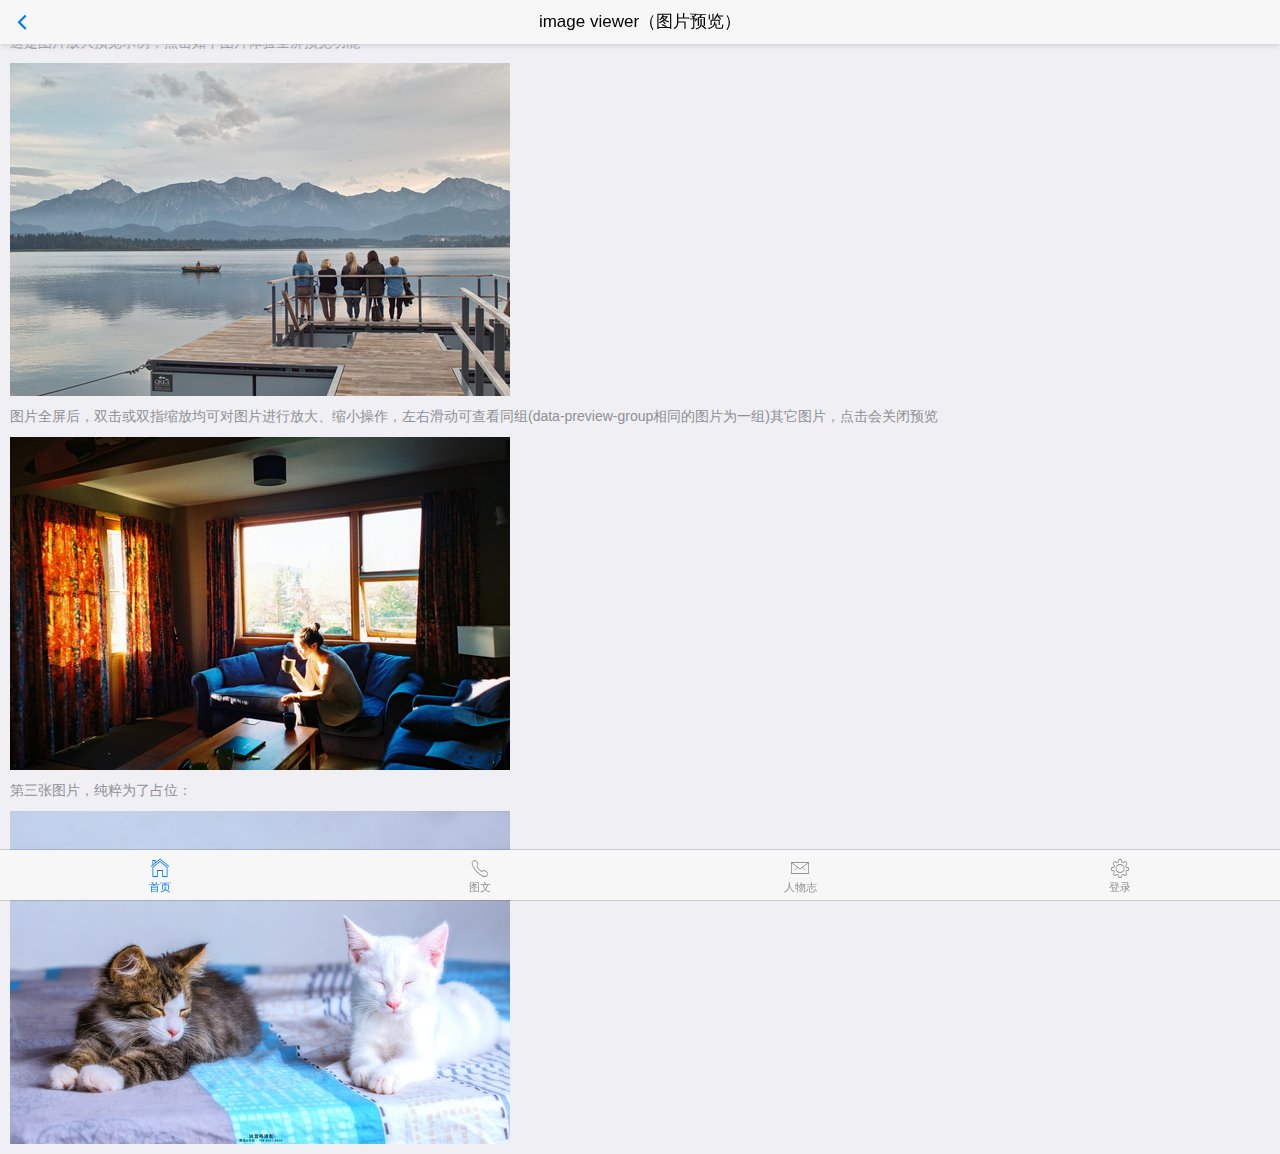
<file: app/qmksapp/imageviewer.html>
<html>

	<head>
		<meta charset="utf-8">
		<title>Hello MUI</title>
		<meta name="viewport" content="width=device-width, initial-scale=1,maximum-scale=1,user-scalable=no">
		<meta name="apple-mobile-web-app-capable" content="yes">
		<meta name="apple-mobile-web-app-status-bar-style" content="black">
		<!--标准mui.css-->
		<link rel="stylesheet" href="css/mui.min.css">
		<!--App自定义的css-->
		<style type="text/css">
			.mui-preview-image.mui-fullscreen {
				position: fixed;
				z-index: 20;
				background-color: #000;
			}
			.mui-preview-header,
			.mui-preview-footer {
				position: absolute;
				width: 100%;
				left: 0;
				z-index: 10;
			}
			.mui-preview-header {
				height: 44px;
				top: 0;
			}
			.mui-preview-footer {
				height: 50px;
				bottom: 0px;
			}
			.mui-preview-header .mui-preview-indicator {
				display: block;
				line-height: 25px;
				color: #fff;
				text-align: center;
				margin: 15px auto 4;
				width: 70px;
				background-color: rgba(0, 0, 0, 0.4);
				border-radius: 12px;
				font-size: 16px;
			}
			.mui-preview-image {
				display: none;
				-webkit-animation-duration: 0.5s;
				animation-duration: 0.5s;
				-webkit-animation-fill-mode: both;
				animation-fill-mode: both;
			}
			.mui-preview-image.mui-preview-in {
				-webkit-animation-name: fadeIn;
				animation-name: fadeIn;
			}
			.mui-preview-image.mui-preview-out {
				background: none;
				-webkit-animation-name: fadeOut;
				animation-name: fadeOut;
			}
			.mui-preview-image.mui-preview-out .mui-preview-header,
			.mui-preview-image.mui-preview-out .mui-preview-footer {
				display: none;
			}
			.mui-zoom-scroller {
				position: absolute;
				display: -webkit-box;
				display: -webkit-flex;
				display: flex;
				-webkit-box-align: center;
				-webkit-align-items: center;
				align-items: center;
				-webkit-box-pack: center;
				-webkit-justify-content: center;
				justify-content: center;
				left: 0;
				right: 0;
				bottom: 0;
				top: 0;
				width: 100%;
				height: 100%;
				margin: 0;
				-webkit-backface-visibility: hidden;
			}
			.mui-zoom {
				-webkit-transform-style: preserve-3d;
				transform-style: preserve-3d;
			}
			.mui-slider .mui-slider-group .mui-slider-item img {
				width: auto;
				height: auto;
				max-width: 100%;
				max-height: 100%;
			}
			.mui-android-4-1 .mui-slider .mui-slider-group .mui-slider-item img {
				width: 100%;
			}
			.mui-android-4-1 .mui-slider.mui-preview-image .mui-slider-group .mui-slider-item {
				display: inline-table;
			}
			.mui-android-4-1 .mui-slider.mui-preview-image .mui-zoom-scroller img {
				display: table-cell;
				vertical-align: middle;
			}
			.mui-preview-loading {
				position: absolute;
				width: 100%;
				height: 100%;
				top: 0;
				left: 0;
				display: none;
			}
			.mui-preview-loading.mui-active {
				display: block;
			}
			.mui-preview-loading .mui-spinner-white {
				position: absolute;
				top: 50%;
				left: 50%;
				margin-left: -25px;
				margin-top: -25px;
				height: 50px;
				width: 50px;
			}
			.mui-preview-image img.mui-transitioning {
				-webkit-transition: -webkit-transform 0.5s ease, opacity 0.5s ease;
				transition: transform 0.5s ease, opacity 0.5s ease;
			}
			@-webkit-keyframes fadeIn {
				0% {
					opacity: 0;
				}
				100% {
					opacity: 1;
				}
			}
			@keyframes fadeIn {
				0% {
					opacity: 0;
				}
				100% {
					opacity: 1;
				}
			}
			@-webkit-keyframes fadeOut {
				0% {
					opacity: 1;
				}
				100% {
					opacity: 0;
				}
			}
			@keyframes fadeOut {
				0% {
					opacity: 1;
				}
				100% {
					opacity: 0;
				}
			}
			p img {
				max-width: 100%;
				height: auto;
			}
		</style>

	</head>

	<body>
		<header class="mui-bar mui-bar-nav">
			<a class="mui-action-back mui-icon mui-icon-left-nav mui-pull-left"></a>
			<h1 class="mui-title">image viewer（图片预览）</h1>
		</header>
		<div class="mui-content">
			<div class="mui-content-padded">
				<p>这是图片放大预览示例，点击如下图片体验全屏预览功能</p>
				<p>
					<img src="images/yuantiao.jpg" data-preview-src="" data-preview-group="1" />
				</p>
				<p>图片全屏后，双击或双指缩放均可对图片进行放大、缩小操作，左右滑动可查看同组(data-preview-group相同的图片为一组)其它图片，点击会关闭预览</p>
				<p>
					<img src="images/muwu.jpg" data-preview-src="" data-preview-group="1" />
				</p>
				<p>第三张图片，纯粹为了占位： </p>
				<p>
					<img src="images/shuijiao.jpg" data-preview-src="" data-preview-group="1" />
				</p>
			</div>
		</div>
		<nav class="mui-bar mui-bar-tab">
		    <a class="mui-tab-item mui-active" href="index.html">
		        <span class="mui-icon mui-icon-home"></span>
		        <span class="mui-tab-label">首页</span>
		    </a>
		    <a class="mui-tab-item" href="imageviewer.html">
		        <span class="mui-icon mui-icon-phone" h></span>
		        <span class="mui-tab-label">图文</span>
		    </a>
		    <a class="mui-tab-item" href="page1.html">
		        <span class="mui-icon mui-icon-email"></span>
		        <span class="mui-tab-label">人物志</span>
		    </a>
		    <a class="mui-tab-item" href="login.html">
		        <span class="mui-icon mui-icon-gear"></span>
		        <span class="mui-tab-label">登录</span>
		    </a>
		</nav>
	</body>
	<script >
        	mui.init();   	mui('body').on('tap','a',function(){document.location.href=this.href;});
	   </script>
	<script src="js/mui.min.js"></script>
	<script src="js/mui.zoom.js"></script>
	<script src="js/mui.previewimage.js"></script>
	<script>
		mui.previewImage();
	</script>

</html>
</file>
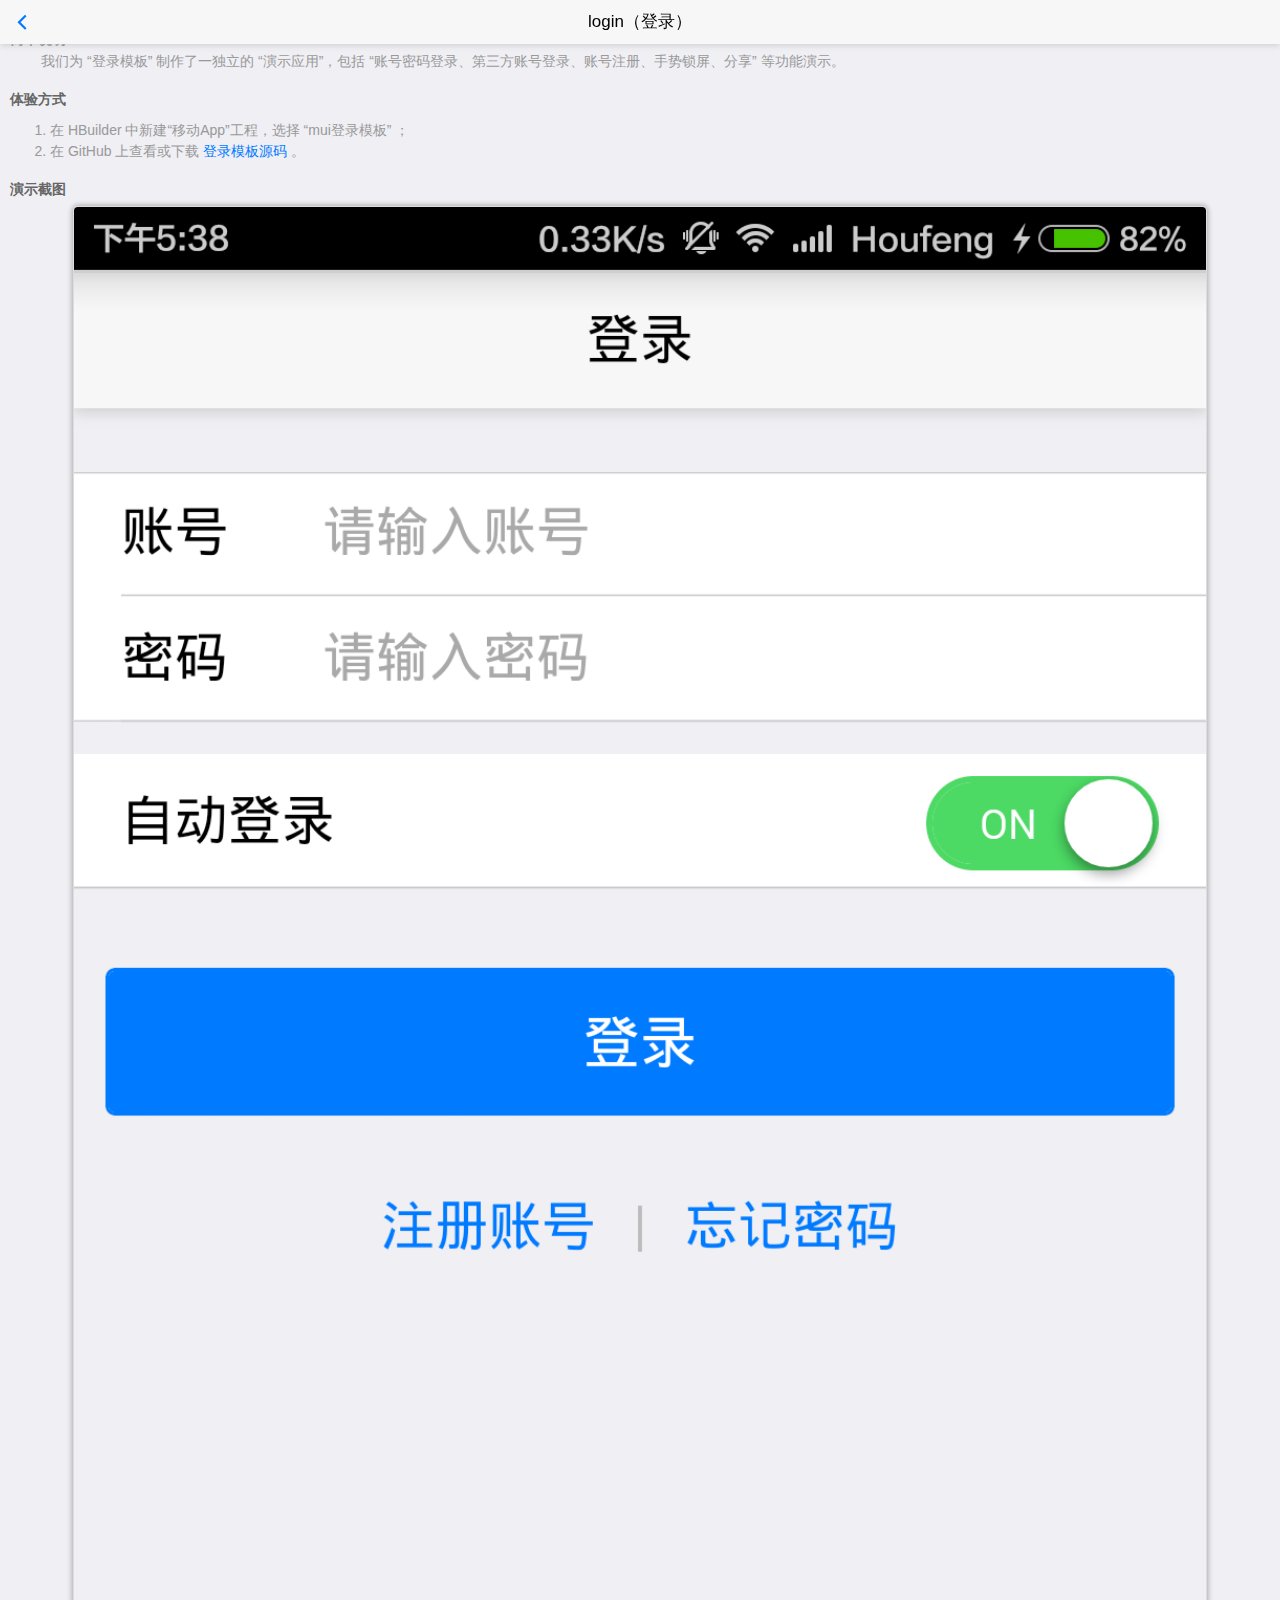
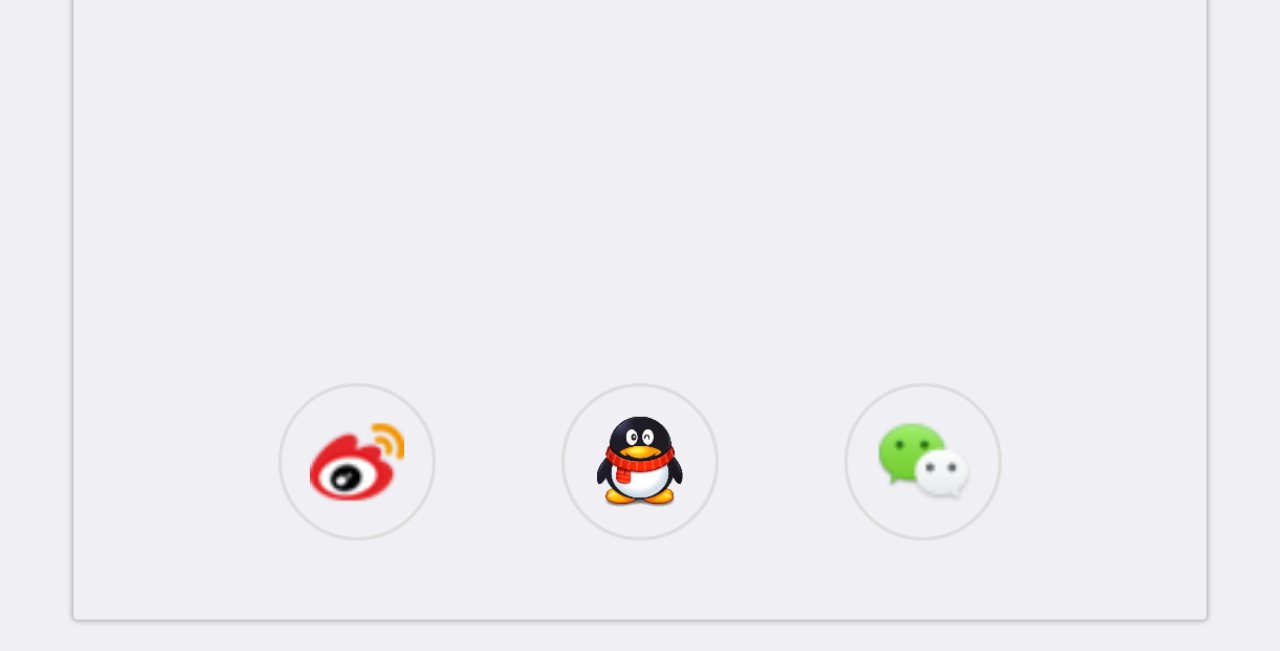
<file: app/qmksapp/login.html>
<!DOCTYPE html>
<html>

	<head>
		<meta charset="utf-8">
		<meta name="viewport" content="width=device-width,initial-scale=1,minimum-scale=1,maximum-scale=1,user-scalable=no" />
		<title></title>
		<link href="css/mui.min.css" rel="stylesheet" />
		<!--App自定义的css-->
		<link rel="stylesheet" type="text/css" href="css/app.css" />
		<style>
			h5,
			p,
			ol,
			li {
				color: #666;
				font-size: 14px;
			}
			h5 {
				font-weight: bold;
			}
			p,
			ol {
				padding: 5px auto;
				margin-bottom: 20px;
			}
			p,
			li {
				color: #999;
			}
			img {
				width: 90%;
				border: solid 1px #ddd;
				border-radius: 5px;
				box-shadow: 0px 0px 5px 1px #aaa;
				margin: 5px auto;
			}
		</style>
	</head>

	<body>
		<header class="mui-bar mui-bar-nav">
			<a class="mui-action-back mui-icon mui-icon-left-nav mui-pull-left"></a>
			<h1 class="mui-title">login（登录）</h1>
		</header>
		<div class="mui-content">
			<div class="mui-content-padded">
				<h5>简单说明</h5>
				<p>
					&nbsp;&nbsp;&nbsp;&nbsp;&nbsp;&nbsp;&nbsp;&nbsp;我们为 “登录模板” 制作了一独立的 “演示应用”，包括 “账号密码登录、第三方账号登录、账号注册、手势锁屏、分享” 等功能演示。
				</p>
				<h5>体验方式</h5>
				<ol>
					<li>在 HBuilder 中新建“移动App”工程，选择 “mui登录模板” ；</li>
					<li>在 GitHub 上查看或下载 <a _src='https://github.com/dcloudio/mui/tree/master/examples/login'>登录模板源码</a> 。
					</li>
				</ol>
				<h5>演示截图</h5>
				<p style="text-align: center;">
					<img src="images/login-1.png" />
				</p>
			</div>
		</div>
		<script src="js/mui.min.js"></script>
		<script type="text/javascript" charset="utf-8">
			(function(mui, window, document, undefined) {
				mui.init();
				var qsa = function() {
					return [].slice.call(document.querySelectorAll.apply(document, arguments));
				};
				qsa("[_src]").forEach(function(item) {
					item.addEventListener('tap', function() {
						var url = this.getAttribute('_src');
						if (url) {
							plus.runtime.openURL(url);
						};
					}, false);
				});
			})(mui, window, document, undefined);
		</script>
	</body>

</html>
</file>
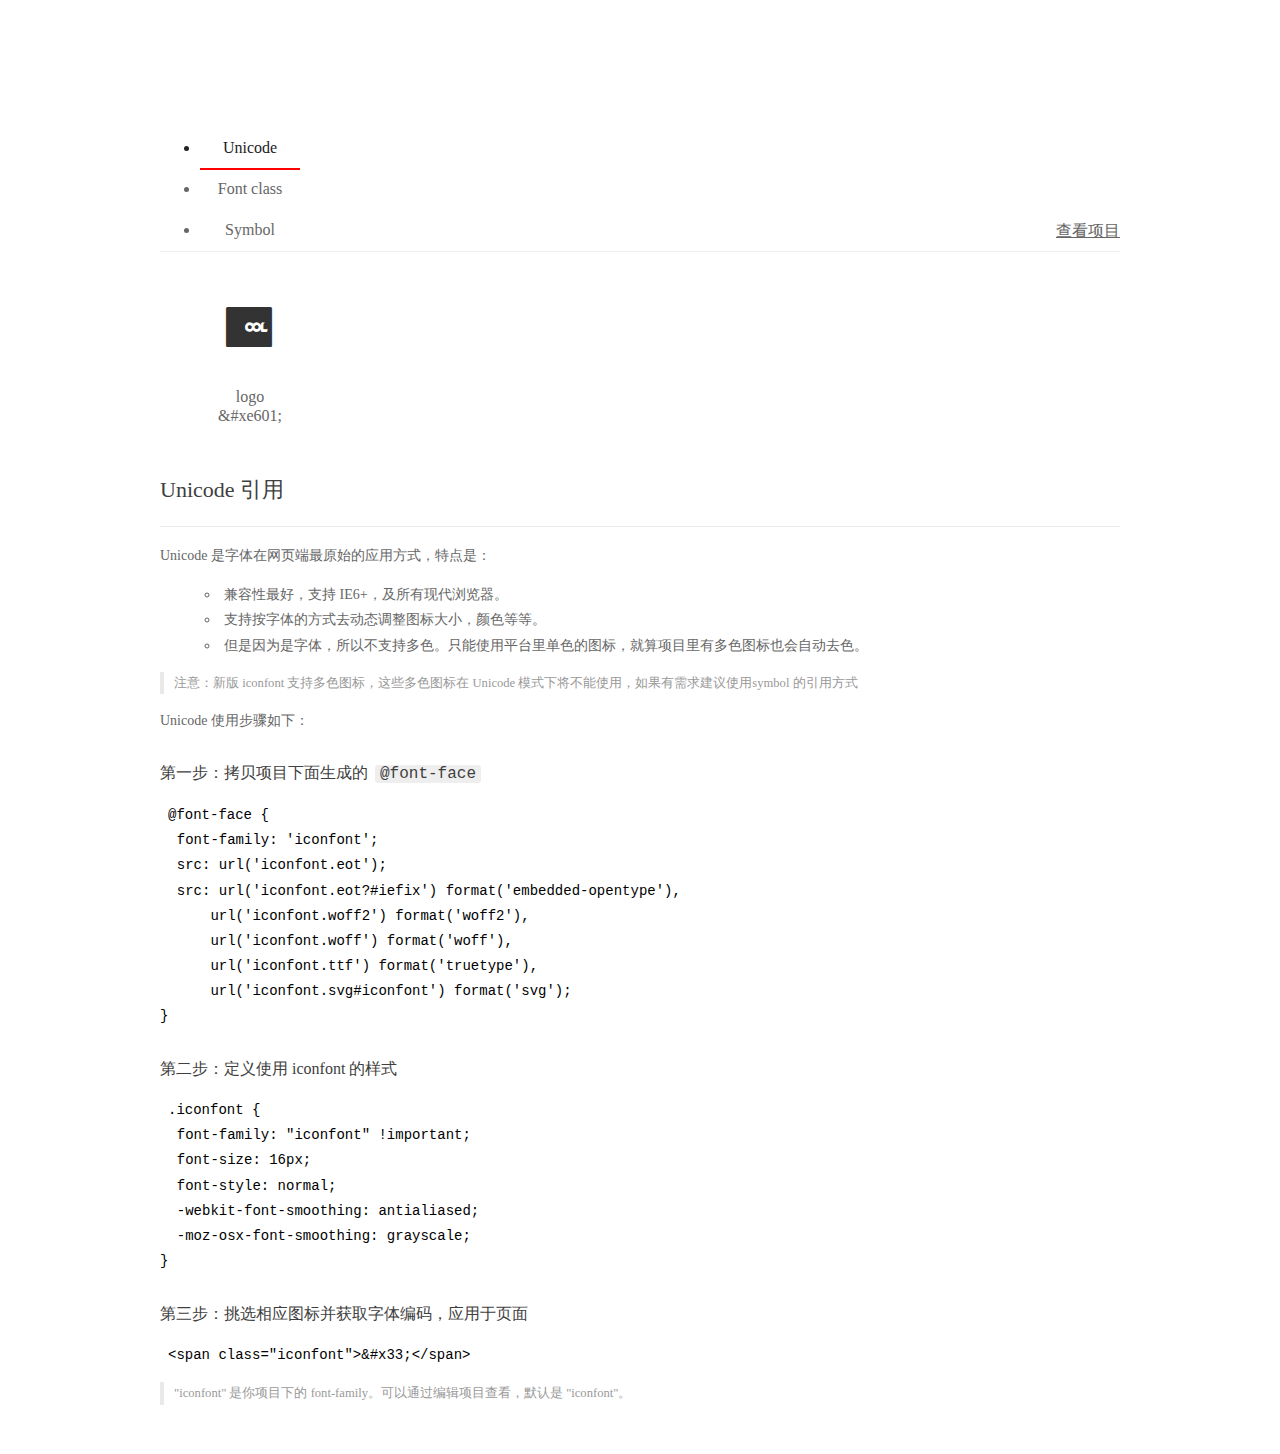
<file: app/qmksapp/ali/demo_index.html>
<!DOCTYPE html>
<html>
<head>
  <meta charset="utf-8"/>
  <title>IconFont Demo</title>
  <link rel="shortcut icon" href="https://gtms04.alicdn.com/tps/i4/TB1_oz6GVXXXXaFXpXXJDFnIXXX-64-64.ico" type="image/x-icon"/>
  <link rel="stylesheet" href="https://g.alicdn.com/thx/cube/1.3.2/cube.min.css">
  <link rel="stylesheet" href="demo.css">
  <link rel="stylesheet" href="iconfont.css">
  <script src="iconfont.js"></script>
  <!-- jQuery -->
  <script src="https://a1.alicdn.com/oss/uploads/2018/12/26/7bfddb60-08e8-11e9-9b04-53e73bb6408b.js"></script>
  <!-- 代码高亮 -->
  <script src="https://a1.alicdn.com/oss/uploads/2018/12/26/a3f714d0-08e6-11e9-8a15-ebf944d7534c.js"></script>
</head>
<body>
  <div class="main">
    <h1 class="logo"><a href="https://www.iconfont.cn/" title="iconfont 首页" target="_blank">&#xe86b;</a></h1>
    <div class="nav-tabs">
      <ul id="tabs" class="dib-box">
        <li class="dib active"><span>Unicode</span></li>
        <li class="dib"><span>Font class</span></li>
        <li class="dib"><span>Symbol</span></li>
      </ul>
      
      <a href="https://www.iconfont.cn/manage/index?manage_type=myprojects&projectId=1588587" target="_blank" class="nav-more">查看项目</a>
      
    </div>
    <div class="tab-container">
      <div class="content unicode" style="display: block;">
          <ul class="icon_lists dib-box">
          
            <li class="dib">
              <span class="icon iconfont">&#xe601;</span>
                <div class="name">logo</div>
                <div class="code-name">&amp;#xe601;</div>
              </li>
          
          </ul>
          <div class="article markdown">
          <h2 id="unicode-">Unicode 引用</h2>
          <hr>

          <p>Unicode 是字体在网页端最原始的应用方式，特点是：</p>
          <ul>
            <li>兼容性最好，支持 IE6+，及所有现代浏览器。</li>
            <li>支持按字体的方式去动态调整图标大小，颜色等等。</li>
            <li>但是因为是字体，所以不支持多色。只能使用平台里单色的图标，就算项目里有多色图标也会自动去色。</li>
          </ul>
          <blockquote>
            <p>注意：新版 iconfont 支持多色图标，这些多色图标在 Unicode 模式下将不能使用，如果有需求建议使用symbol 的引用方式</p>
          </blockquote>
          <p>Unicode 使用步骤如下：</p>
          <h3 id="-font-face">第一步：拷贝项目下面生成的 <code>@font-face</code></h3>
<pre><code class="language-css"
>@font-face {
  font-family: 'iconfont';
  src: url('iconfont.eot');
  src: url('iconfont.eot?#iefix') format('embedded-opentype'),
      url('iconfont.woff2') format('woff2'),
      url('iconfont.woff') format('woff'),
      url('iconfont.ttf') format('truetype'),
      url('iconfont.svg#iconfont') format('svg');
}
</code></pre>
          <h3 id="-iconfont-">第二步：定义使用 iconfont 的样式</h3>
<pre><code class="language-css"
>.iconfont {
  font-family: "iconfont" !important;
  font-size: 16px;
  font-style: normal;
  -webkit-font-smoothing: antialiased;
  -moz-osx-font-smoothing: grayscale;
}
</code></pre>
          <h3 id="-">第三步：挑选相应图标并获取字体编码，应用于页面</h3>
<pre>
<code class="language-html"
>&lt;span class="iconfont"&gt;&amp;#x33;&lt;/span&gt;
</code></pre>
          <blockquote>
            <p>"iconfont" 是你项目下的 font-family。可以通过编辑项目查看，默认是 "iconfont"。</p>
          </blockquote>
          </div>
      </div>
      <div class="content font-class">
        <ul class="icon_lists dib-box">
          
          <li class="dib">
            <span class="icon iconfont icon-logo"></span>
            <div class="name">
              logo
            </div>
            <div class="code-name">.icon-logo
            </div>
          </li>
          
        </ul>
        <div class="article markdown">
        <h2 id="font-class-">font-class 引用</h2>
        <hr>

        <p>font-class 是 Unicode 使用方式的一种变种，主要是解决 Unicode 书写不直观，语意不明确的问题。</p>
        <p>与 Unicode 使用方式相比，具有如下特点：</p>
        <ul>
          <li>兼容性良好，支持 IE8+，及所有现代浏览器。</li>
          <li>相比于 Unicode 语意明确，书写更直观。可以很容易分辨这个 icon 是什么。</li>
          <li>因为使用 class 来定义图标，所以当要替换图标时，只需要修改 class 里面的 Unicode 引用。</li>
          <li>不过因为本质上还是使用的字体，所以多色图标还是不支持的。</li>
        </ul>
        <p>使用步骤如下：</p>
        <h3 id="-fontclass-">第一步：引入项目下面生成的 fontclass 代码：</h3>
<pre><code class="language-html">&lt;link rel="stylesheet" href="./iconfont.css"&gt;
</code></pre>
        <h3 id="-">第二步：挑选相应图标并获取类名，应用于页面：</h3>
<pre><code class="language-html">&lt;span class="iconfont icon-xxx"&gt;&lt;/span&gt;
</code></pre>
        <blockquote>
          <p>"
            iconfont" 是你项目下的 font-family。可以通过编辑项目查看，默认是 "iconfont"。</p>
        </blockquote>
      </div>
      </div>
      <div class="content symbol">
          <ul class="icon_lists dib-box">
          
            <li class="dib">
                <svg class="icon svg-icon" aria-hidden="true">
                  <use xlink:href="#icon-logo"></use>
                </svg>
                <div class="name">logo</div>
                <div class="code-name">#icon-logo</div>
            </li>
          
          </ul>
          <div class="article markdown">
          <h2 id="symbol-">Symbol 引用</h2>
          <hr>

          <p>这是一种全新的使用方式，应该说这才是未来的主流，也是平台目前推荐的用法。相关介绍可以参考这篇<a href="">文章</a>
            这种用法其实是做了一个 SVG 的集合，与另外两种相比具有如下特点：</p>
          <ul>
            <li>支持多色图标了，不再受单色限制。</li>
            <li>通过一些技巧，支持像字体那样，通过 <code>font-size</code>, <code>color</code> 来调整样式。</li>
            <li>兼容性较差，支持 IE9+，及现代浏览器。</li>
            <li>浏览器渲染 SVG 的性能一般，还不如 png。</li>
          </ul>
          <p>使用步骤如下：</p>
          <h3 id="-symbol-">第一步：引入项目下面生成的 symbol 代码：</h3>
<pre><code class="language-html">&lt;script src="./iconfont.js"&gt;&lt;/script&gt;
</code></pre>
          <h3 id="-css-">第二步：加入通用 CSS 代码（引入一次就行）：</h3>
<pre><code class="language-html">&lt;style&gt;
.icon {
  width: 1em;
  height: 1em;
  vertical-align: -0.15em;
  fill: currentColor;
  overflow: hidden;
}
&lt;/style&gt;
</code></pre>
          <h3 id="-">第三步：挑选相应图标并获取类名，应用于页面：</h3>
<pre><code class="language-html">&lt;svg class="icon" aria-hidden="true"&gt;
  &lt;use xlink:href="#icon-xxx"&gt;&lt;/use&gt;
&lt;/svg&gt;
</code></pre>
          </div>
      </div>

    </div>
  </div>
  <script>
  $(document).ready(function () {
      $('.tab-container .content:first').show()

      $('#tabs li').click(function (e) {
        var tabContent = $('.tab-container .content')
        var index = $(this).index()

        if ($(this).hasClass('active')) {
          return
        } else {
          $('#tabs li').removeClass('active')
          $(this).addClass('active')

          tabContent.hide().eq(index).fadeIn()
        }
      })
    })
  </script>
</body>
</html>
</file>
<file: app/qmksapp/css/app.css>
/*
 *这是单独为hello mui准备的个性化css，可以覆盖标准mui的css定义；
 * 在实际项目开发时，建议为App单独写一个css文件，从而实现项目的自定义皮肤功能；
 * 
 * */
.mui-plus header.mui-bar{
	display: none;
}
.mui-plus .mui-bar-nav~.mui-content{
	padding: 0;
}

/*hm开头的表示仅为 Hello MUI示例定义*/
.hm-description{
	margin: .5em 0;
}

.hm-description>li {
	font-size: 14px;
	color: #8f8f94;
}
</file>
<file: app/qmksapp/ali/demo.css>
/* Logo 字体 */
@font-face {
  font-family: "iconfont logo";
  src: url('https://at.alicdn.com/t/font_985780_km7mi63cihi.eot?t=1545807318834');
  src: url('https://at.alicdn.com/t/font_985780_km7mi63cihi.eot?t=1545807318834#iefix') format('embedded-opentype'),
    url('https://at.alicdn.com/t/font_985780_km7mi63cihi.woff?t=1545807318834') format('woff'),
    url('https://at.alicdn.com/t/font_985780_km7mi63cihi.ttf?t=1545807318834') format('truetype'),
    url('https://at.alicdn.com/t/font_985780_km7mi63cihi.svg?t=1545807318834#iconfont') format('svg');
}

.logo {
  font-family: "iconfont logo";
  font-size: 160px;
  font-style: normal;
  -webkit-font-smoothing: antialiased;
  -moz-osx-font-smoothing: grayscale;
}

/* tabs */
.nav-tabs {
  position: relative;
}

.nav-tabs .nav-more {
  position: absolute;
  right: 0;
  bottom: 0;
  height: 42px;
  line-height: 42px;
  color: #666;
}

#tabs {
  border-bottom: 1px solid #eee;
}

#tabs li {
  cursor: pointer;
  width: 100px;
  height: 40px;
  line-height: 40px;
  text-align: center;
  font-size: 16px;
  border-bottom: 2px solid transparent;
  position: relative;
  z-index: 1;
  margin-bottom: -1px;
  color: #666;
}


#tabs .active {
  border-bottom-color: #f00;
  color: #222;
}

.tab-container .content {
  display: none;
}

/* 页面布局 */
.main {
  padding: 30px 100px;
  width: 960px;
  margin: 0 auto;
}

.main .logo {
  color: #333;
  text-align: left;
  margin-bottom: 30px;
  line-height: 1;
  height: 110px;
  margin-top: -50px;
  overflow: hidden;
  *zoom: 1;
}

.main .logo a {
  font-size: 160px;
  color: #333;
}

.helps {
  margin-top: 40px;
}

.helps pre {
  padding: 20px;
  margin: 10px 0;
  border: solid 1px #e7e1cd;
  background-color: #fffdef;
  overflow: auto;
}

.icon_lists {
  width: 100% !important;
  overflow: hidden;
  *zoom: 1;
}

.icon_lists li {
  width: 100px;
  margin-bottom: 10px;
  margin-right: 20px;
  text-align: center;
  list-style: none !important;
  cursor: default;
}

.icon_lists li .code-name {
  line-height: 1.2;
}

.icon_lists .icon {
  display: block;
  height: 100px;
  line-height: 100px;
  font-size: 42px;
  margin: 10px auto;
  color: #333;
  -webkit-transition: font-size 0.25s linear, width 0.25s linear;
  -moz-transition: font-size 0.25s linear, width 0.25s linear;
  transition: font-size 0.25s linear, width 0.25s linear;
}

.icon_lists .icon:hover {
  font-size: 100px;
}

.icon_lists .svg-icon {
  /* 通过设置 font-size 来改变图标大小 */
  width: 1em;
  /* 图标和文字相邻时，垂直对齐 */
  vertical-align: -0.15em;
  /* 通过设置 color 来改变 SVG 的颜色/fill */
  fill: currentColor;
  /* path 和 stroke 溢出 viewBox 部分在 IE 下会显示
      normalize.css 中也包含这行 */
  overflow: hidden;
}

.icon_lists li .name,
.icon_lists li .code-name {
  color: #666;
}

/* markdown 样式 */
.markdown {
  color: #666;
  font-size: 14px;
  line-height: 1.8;
}

.highlight {
  line-height: 1.5;
}

.markdown img {
  vertical-align: middle;
  max-width: 100%;
}

.markdown h1 {
  color: #404040;
  font-weight: 500;
  line-height: 40px;
  margin-bottom: 24px;
}

.markdown h2,
.markdown h3,
.markdown h4,
.markdown h5,
.markdown h6 {
  color: #404040;
  margin: 1.6em 0 0.6em 0;
  font-weight: 500;
  clear: both;
}

.markdown h1 {
  font-size: 28px;
}

.markdown h2 {
  font-size: 22px;
}

.markdown h3 {
  font-size: 16px;
}

.markdown h4 {
  font-size: 14px;
}

.markdown h5 {
  font-size: 12px;
}

.markdown h6 {
  font-size: 12px;
}

.markdown hr {
  height: 1px;
  border: 0;
  background: #e9e9e9;
  margin: 16px 0;
  clear: both;
}

.markdown p {
  margin: 1em 0;
}

.markdown>p,
.markdown>blockquote,
.markdown>.highlight,
.markdown>ol,
.markdown>ul {
  width: 80%;
}

.markdown ul>li {
  list-style: circle;
}

.markdown>ul li,
.markdown blockquote ul>li {
  margin-left: 20px;
  padding-left: 4px;
}

.markdown>ul li p,
.markdown>ol li p {
  margin: 0.6em 0;
}

.markdown ol>li {
  list-style: decimal;
}

.markdown>ol li,
.markdown blockquote ol>li {
  margin-left: 20px;
  padding-left: 4px;
}

.markdown code {
  margin: 0 3px;
  padding: 0 5px;
  background: #eee;
  border-radius: 3px;
}

.markdown strong,
.markdown b {
  font-weight: 600;
}

.markdown>table {
  border-collapse: collapse;
  border-spacing: 0px;
  empty-cells: show;
  border: 1px solid #e9e9e9;
  width: 95%;
  margin-bottom: 24px;
}

.markdown>table th {
  white-space: nowrap;
  color: #333;
  font-weight: 600;
}

.markdown>table th,
.markdown>table td {
  border: 1px solid #e9e9e9;
  padding: 8px 16px;
  text-align: left;
}

.markdown>table th {
  background: #F7F7F7;
}

.markdown blockquote {
  font-size: 90%;
  color: #999;
  border-left: 4px solid #e9e9e9;
  padding-left: 0.8em;
  margin: 1em 0;
}

.markdown blockquote p {
  margin: 0;
}

.markdown .anchor {
  opacity: 0;
  transition: opacity 0.3s ease;
  margin-left: 8px;
}

.markdown .waiting {
  color: #ccc;
}

.markdown h1:hover .anchor,
.markdown h2:hover .anchor,
.markdown h3:hover .anchor,
.markdown h4:hover .anchor,
.markdown h5:hover .anchor,
.markdown h6:hover .anchor {
  opacity: 1;
  display: inline-block;
}

.markdown>br,
.markdown>p>br {
  clear: both;
}


.hljs {
  display: block;
  background: white;
  padding: 0.5em;
  color: #333333;
  overflow-x: auto;
}

.hljs-comment,
.hljs-meta {
  color: #969896;
}

.hljs-string,
.hljs-variable,
.hljs-template-variable,
.hljs-strong,
.hljs-emphasis,
.hljs-quote {
  color: #df5000;
}

.hljs-keyword,
.hljs-selector-tag,
.hljs-type {
  color: #a71d5d;
}

.hljs-literal,
.hljs-symbol,
.hljs-bullet,
.hljs-attribute {
  color: #0086b3;
}

.hljs-section,
.hljs-name {
  color: #63a35c;
}

.hljs-tag {
  color: #333333;
}

.hljs-title,
.hljs-attr,
.hljs-selector-id,
.hljs-selector-class,
.hljs-selector-attr,
.hljs-selector-pseudo {
  color: #795da3;
}

.hljs-addition {
  color: #55a532;
  background-color: #eaffea;
}

.hljs-deletion {
  color: #bd2c00;
  background-color: #ffecec;
}

.hljs-link {
  text-decoration: underline;
}

/* 代码高亮 */
/* PrismJS 1.15.0
https://prismjs.com/download.html#themes=prism&languages=markup+css+clike+javascript */
/**
 * prism.js default theme for JavaScript, CSS and HTML
 * Based on dabblet (http://dabblet.com)
 * @author Lea Verou
 */
code[class*="language-"],
pre[class*="language-"] {
  color: black;
  background: none;
  text-shadow: 0 1px white;
  font-family: Consolas, Monaco, 'Andale Mono', 'Ubuntu Mono', monospace;
  text-align: left;
  white-space: pre;
  word-spacing: normal;
  word-break: normal;
  word-wrap: normal;
  line-height: 1.5;

  -moz-tab-size: 4;
  -o-tab-size: 4;
  tab-size: 4;

  -webkit-hyphens: none;
  -moz-hyphens: none;
  -ms-hyphens: none;
  hyphens: none;
}

pre[class*="language-"]::-moz-selection,
pre[class*="language-"] ::-moz-selection,
code[class*="language-"]::-moz-selection,
code[class*="language-"] ::-moz-selection {
  text-shadow: none;
  background: #b3d4fc;
}

pre[class*="language-"]::selection,
pre[class*="language-"] ::selection,
code[class*="language-"]::selection,
code[class*="language-"] ::selection {
  text-shadow: none;
  background: #b3d4fc;
}

@media print {

  code[class*="language-"],
  pre[class*="language-"] {
    text-shadow: none;
  }
}

/* Code blocks */
pre[class*="language-"] {
  padding: 1em;
  margin: .5em 0;
  overflow: auto;
}

:not(pre)>code[class*="language-"],
pre[class*="language-"] {
  background: #f5f2f0;
}

/* Inline code */
:not(pre)>code[class*="language-"] {
  padding: .1em;
  border-radius: .3em;
  white-space: normal;
}

.token.comment,
.token.prolog,
.token.doctype,
.token.cdata {
  color: slategray;
}

.token.punctuation {
  color: #999;
}

.namespace {
  opacity: .7;
}

.token.property,
.token.tag,
.token.boolean,
.token.number,
.token.constant,
.token.symbol,
.token.deleted {
  color: #905;
}

.token.selector,
.token.attr-name,
.token.string,
.token.char,
.token.builtin,
.token.inserted {
  color: #690;
}

.token.operator,
.token.entity,
.token.url,
.language-css .token.string,
.style .token.string {
  color: #9a6e3a;
  background: hsla(0, 0%, 100%, .5);
}

.token.atrule,
.token.attr-value,
.token.keyword {
  color: #07a;
}

.token.function,
.token.class-name {
  color: #DD4A68;
}

.token.regex,
.token.important,
.token.variable {
  color: #e90;
}

.token.important,
.token.bold {
  font-weight: bold;
}

.token.italic {
  font-style: italic;
}

.token.entity {
  cursor: help;
}
</file>
<file: app/qmksapp/ali/iconfont.css>
@font-face {font-family: "iconfont";
  src: url('iconfont.eot?t=1577627314860'); /* IE9 */
  src: url('iconfont.eot?t=1577627314860#iefix') format('embedded-opentype'), /* IE6-IE8 */
  url('[data-uri]') format('woff2'),
  url('iconfont.woff?t=1577627314860') format('woff'),
  url('iconfont.ttf?t=1577627314860') format('truetype'), /* chrome, firefox, opera, Safari, Android, iOS 4.2+ */
  url('iconfont.svg?t=1577627314860#iconfont') format('svg'); /* iOS 4.1- */
}

.iconfont {
  font-family: "iconfont" !important;
  font-size: 16px;
  font-style: normal;
  -webkit-font-smoothing: antialiased;
  -moz-osx-font-smoothing: grayscale;
}

.icon-logo:before {
  content: "\e601";
}
</file>
